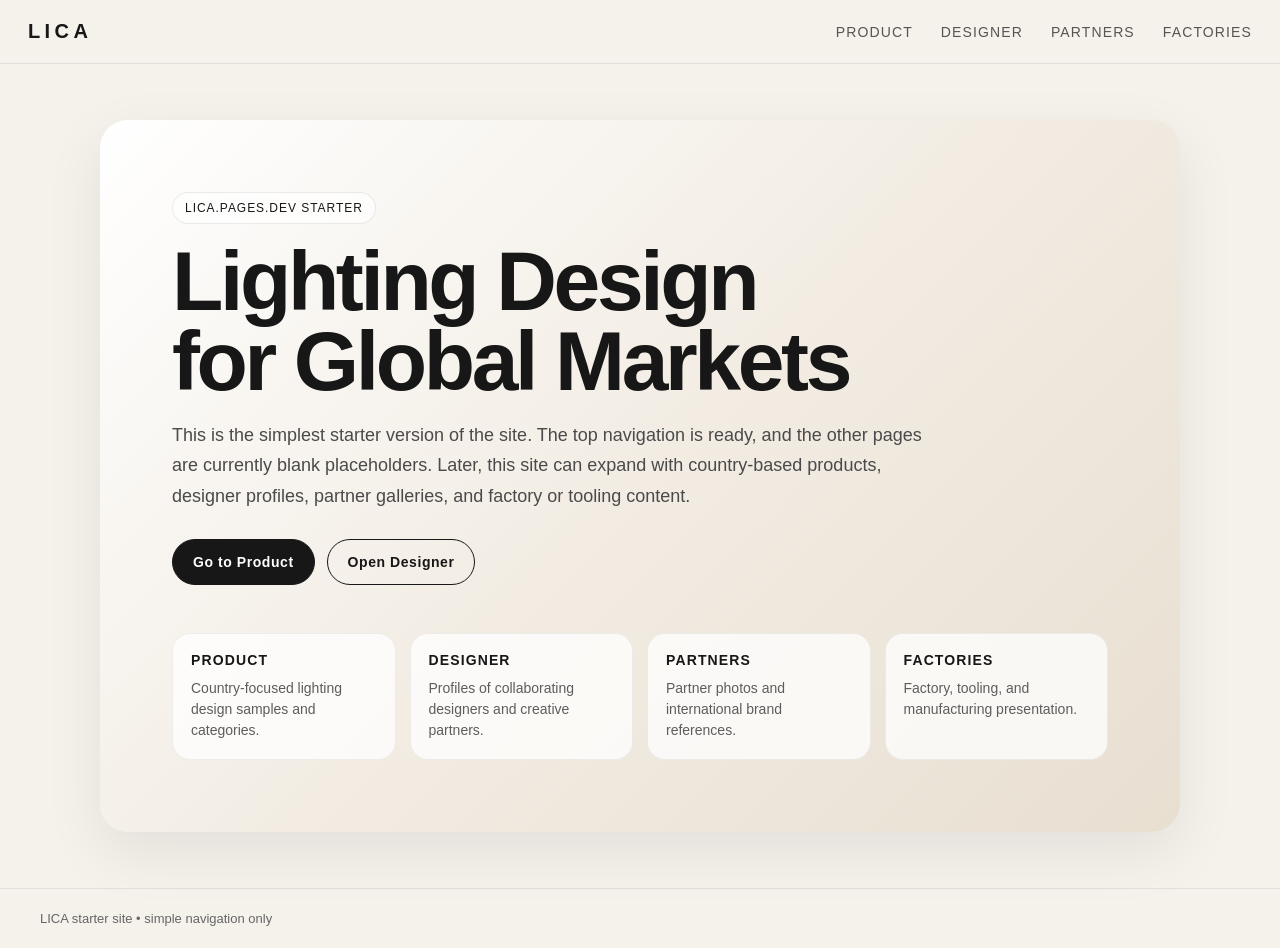
<file: index.html>
<!doctype html><html lang="en"><head><meta charset="UTF-8"><meta name="viewport" content="width=device-width, initial-scale=1.0"><title>LICA</title><link rel="stylesheet" href="style.css"></head><body><header class="site-header"><a class="brand" href="index.html">LICA</a><nav class="nav"><a href="product.html">Product</a><a href="designer.html">Designer</a><a href="partners.html">Partners</a><a href="factories.html">Factories</a></nav><button class="menu-toggle" aria-label="Open menu" aria-expanded="false"><span></span></button></header><div class="mobile-menu" id="mobileMenu"><div class="mobile-menu-top"><a class="mobile-brand" href="index.html">LICA</a><button class="menu-close" aria-label="Close menu">×</button></div><nav class="mobile-nav"><a href="product.html">Product</a><a href="designer.html">Designer</a><a href="partners.html">Partners</a><a href="factories.html">Factories</a></nav></div><main class="hero"><section class="hero-inner"><span class="eyebrow">lica.pages.dev starter</span><h1>Lighting Design<br>for Global Markets</h1><p class="lead">This is the simplest starter version of the site. The top navigation is ready, and the other pages are currently blank placeholders. Later, this site can expand with country-based products, designer profiles, partner galleries, and factory or tooling content.</p><div class="cta-row"><a class="btn primary" href="product.html">Go to Product</a><a class="btn secondary" href="designer.html">Open Designer</a></div><div class="mini-grid"><article class="mini-card"><h3>Product</h3><p>Country-focused lighting design samples and categories.</p></article><article class="mini-card"><h3>Designer</h3><p>Profiles of collaborating designers and creative partners.</p></article><article class="mini-card"><h3>Partners</h3><p>Partner photos and international brand references.</p></article><article class="mini-card"><h3>Factories</h3><p>Factory, tooling, and manufacturing presentation.</p></article></div></section></main><footer class="footer">LICA starter site • simple navigation only</footer><script src="script.js"></script></body></html>
</file>
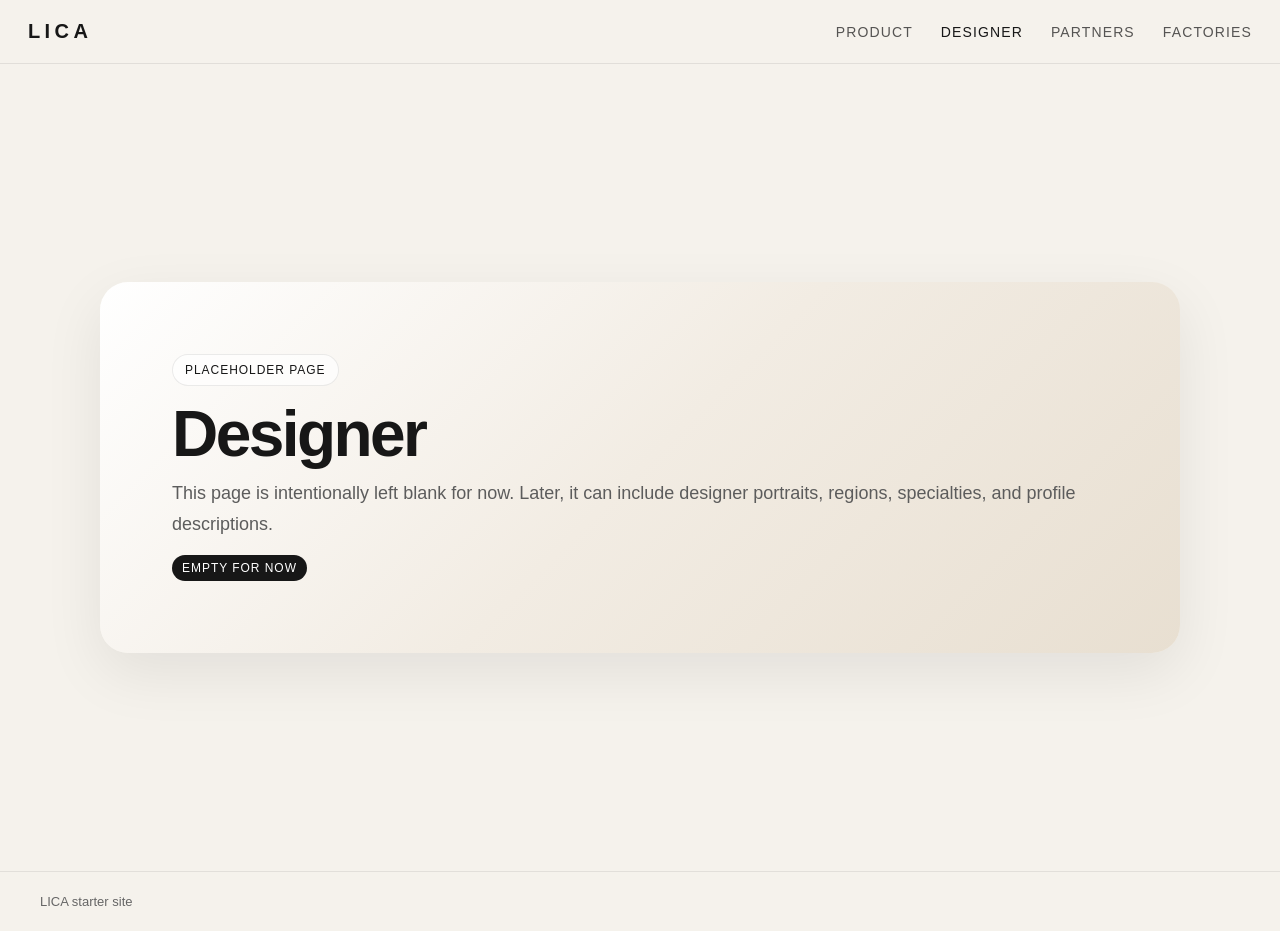
<file: designer.html>
<!doctype html><html lang="en"><head><meta charset="UTF-8"><meta name="viewport" content="width=device-width, initial-scale=1.0"><title>LICA — Designer</title><link rel="stylesheet" href="style.css"></head><body><header class="site-header"><a class="brand" href="index.html">LICA</a><nav class="nav"><a href="product.html">Product</a><a class="active" href="designer.html">Designer</a><a href="partners.html">Partners</a><a href="factories.html">Factories</a></nav><button class="menu-toggle" aria-label="Open menu" aria-expanded="false"><span></span></button></header><div class="mobile-menu" id="mobileMenu"><div class="mobile-menu-top"><a class="mobile-brand" href="index.html">LICA</a><button class="menu-close" aria-label="Close menu">×</button></div><nav class="mobile-nav"><a href="product.html">Product</a><a class="active" href="designer.html">Designer</a><a href="partners.html">Partners</a><a href="factories.html">Factories</a></nav></div><main class="blank-page"><section class="blank-inner"><span class="eyebrow">placeholder page</span><h1 class="blank-title">Designer</h1><p class="blank-note">This page is intentionally left blank for now. Later, it can include designer portraits, regions, specialties, and profile descriptions.</p><span class="tag">Empty for now</span></section></main><footer class="footer">LICA starter site</footer><script src="script.js"></script></body></html>
</file>
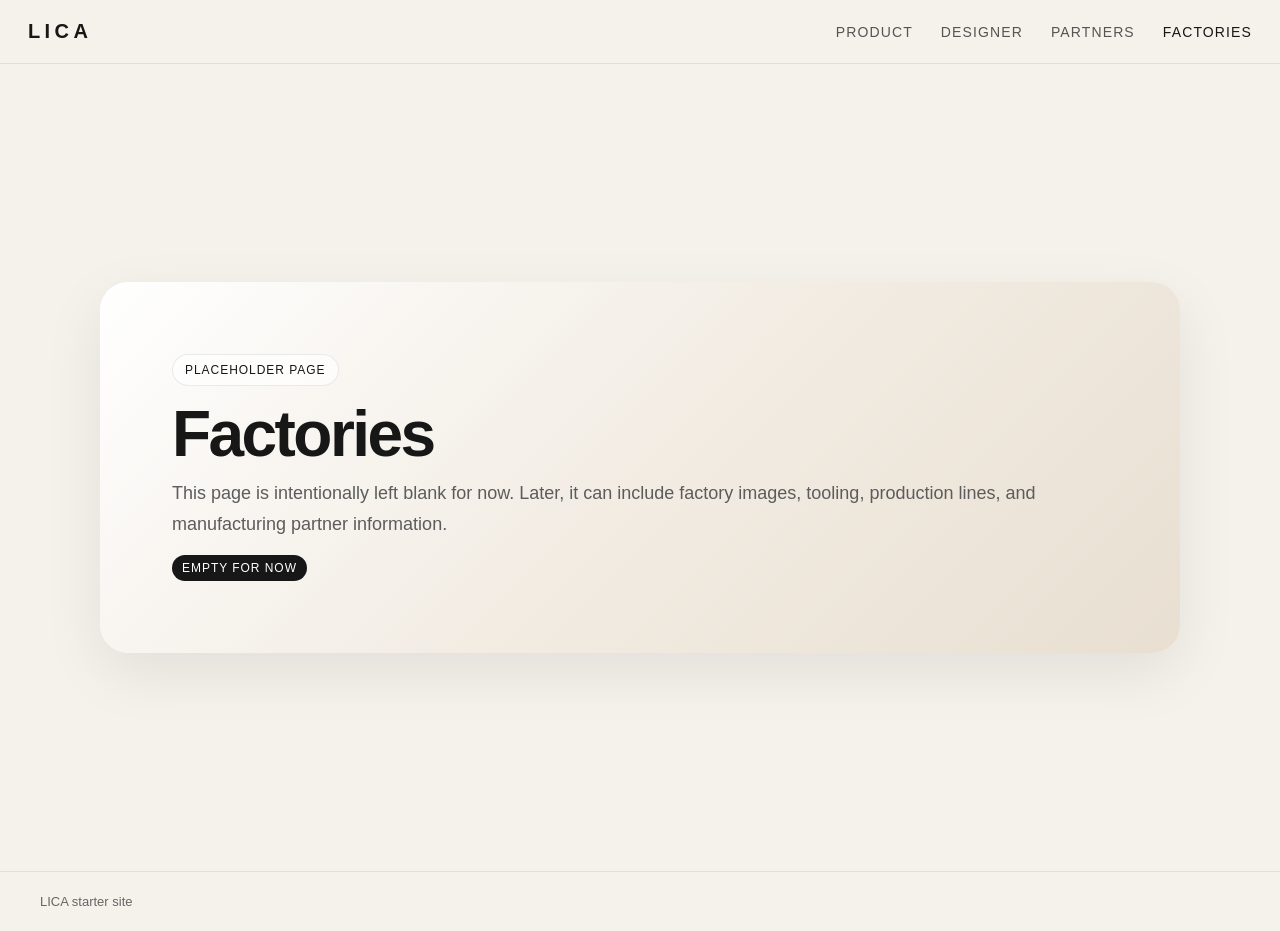
<file: factories.html>
<!doctype html><html lang="en"><head><meta charset="UTF-8"><meta name="viewport" content="width=device-width, initial-scale=1.0"><title>LICA — Factories</title><link rel="stylesheet" href="style.css"></head><body><header class="site-header"><a class="brand" href="index.html">LICA</a><nav class="nav"><a href="product.html">Product</a><a href="designer.html">Designer</a><a href="partners.html">Partners</a><a class="active" href="factories.html">Factories</a></nav><button class="menu-toggle" aria-label="Open menu" aria-expanded="false"><span></span></button></header><div class="mobile-menu" id="mobileMenu"><div class="mobile-menu-top"><a class="mobile-brand" href="index.html">LICA</a><button class="menu-close" aria-label="Close menu">×</button></div><nav class="mobile-nav"><a href="product.html">Product</a><a href="designer.html">Designer</a><a href="partners.html">Partners</a><a class="active" href="factories.html">Factories</a></nav></div><main class="blank-page"><section class="blank-inner"><span class="eyebrow">placeholder page</span><h1 class="blank-title">Factories</h1><p class="blank-note">This page is intentionally left blank for now. Later, it can include factory images, tooling, production lines, and manufacturing partner information.</p><span class="tag">Empty for now</span></section></main><footer class="footer">LICA starter site</footer><script src="script.js"></script></body></html>
</file>
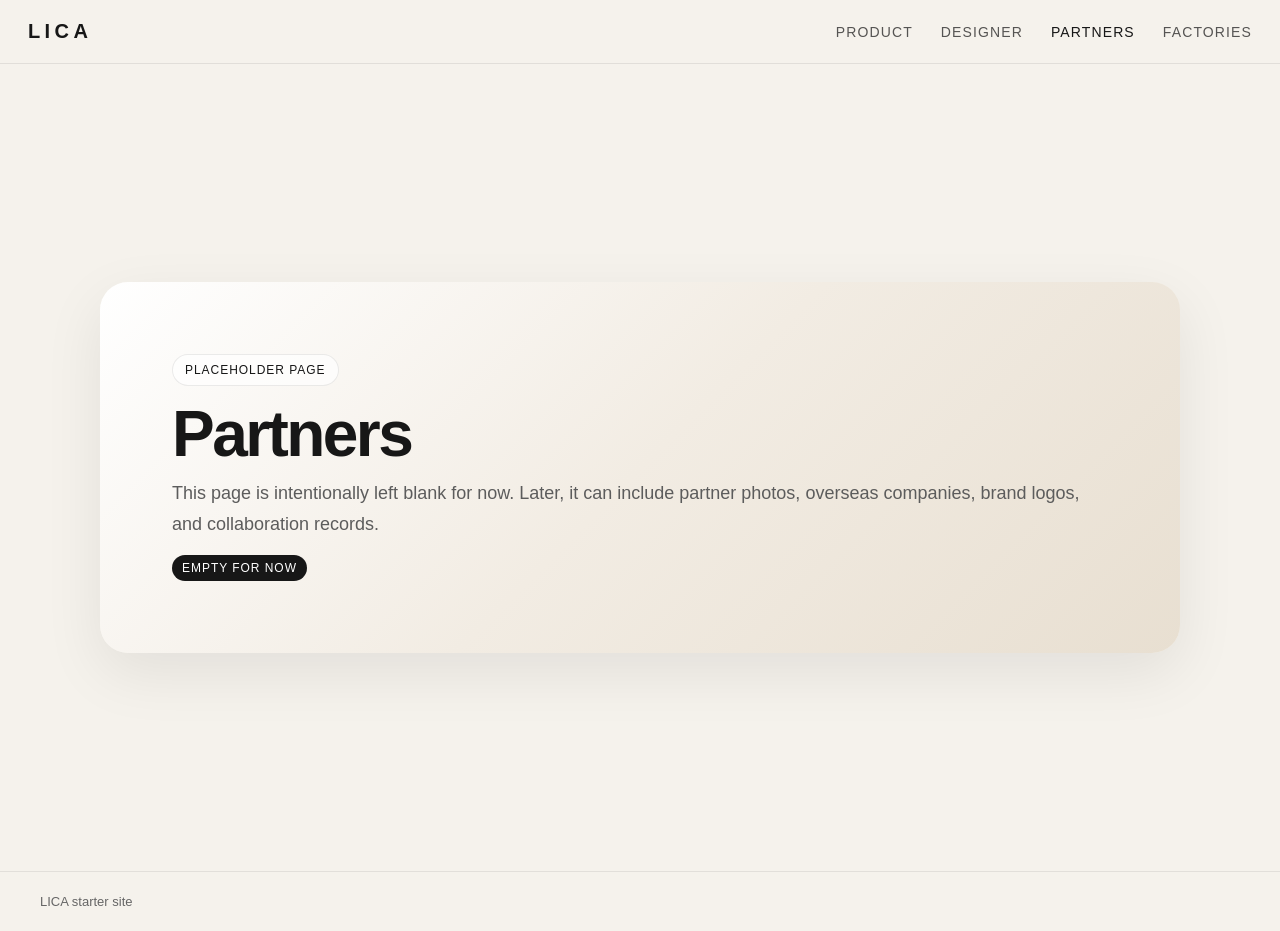
<file: partners.html>
<!doctype html><html lang="en"><head><meta charset="UTF-8"><meta name="viewport" content="width=device-width, initial-scale=1.0"><title>LICA — Partners</title><link rel="stylesheet" href="style.css"></head><body><header class="site-header"><a class="brand" href="index.html">LICA</a><nav class="nav"><a href="product.html">Product</a><a href="designer.html">Designer</a><a class="active" href="partners.html">Partners</a><a href="factories.html">Factories</a></nav><button class="menu-toggle" aria-label="Open menu" aria-expanded="false"><span></span></button></header><div class="mobile-menu" id="mobileMenu"><div class="mobile-menu-top"><a class="mobile-brand" href="index.html">LICA</a><button class="menu-close" aria-label="Close menu">×</button></div><nav class="mobile-nav"><a href="product.html">Product</a><a href="designer.html">Designer</a><a class="active" href="partners.html">Partners</a><a href="factories.html">Factories</a></nav></div><main class="blank-page"><section class="blank-inner"><span class="eyebrow">placeholder page</span><h1 class="blank-title">Partners</h1><p class="blank-note">This page is intentionally left blank for now. Later, it can include partner photos, overseas companies, brand logos, and collaboration records.</p><span class="tag">Empty for now</span></section></main><footer class="footer">LICA starter site</footer><script src="script.js"></script></body></html>
</file>
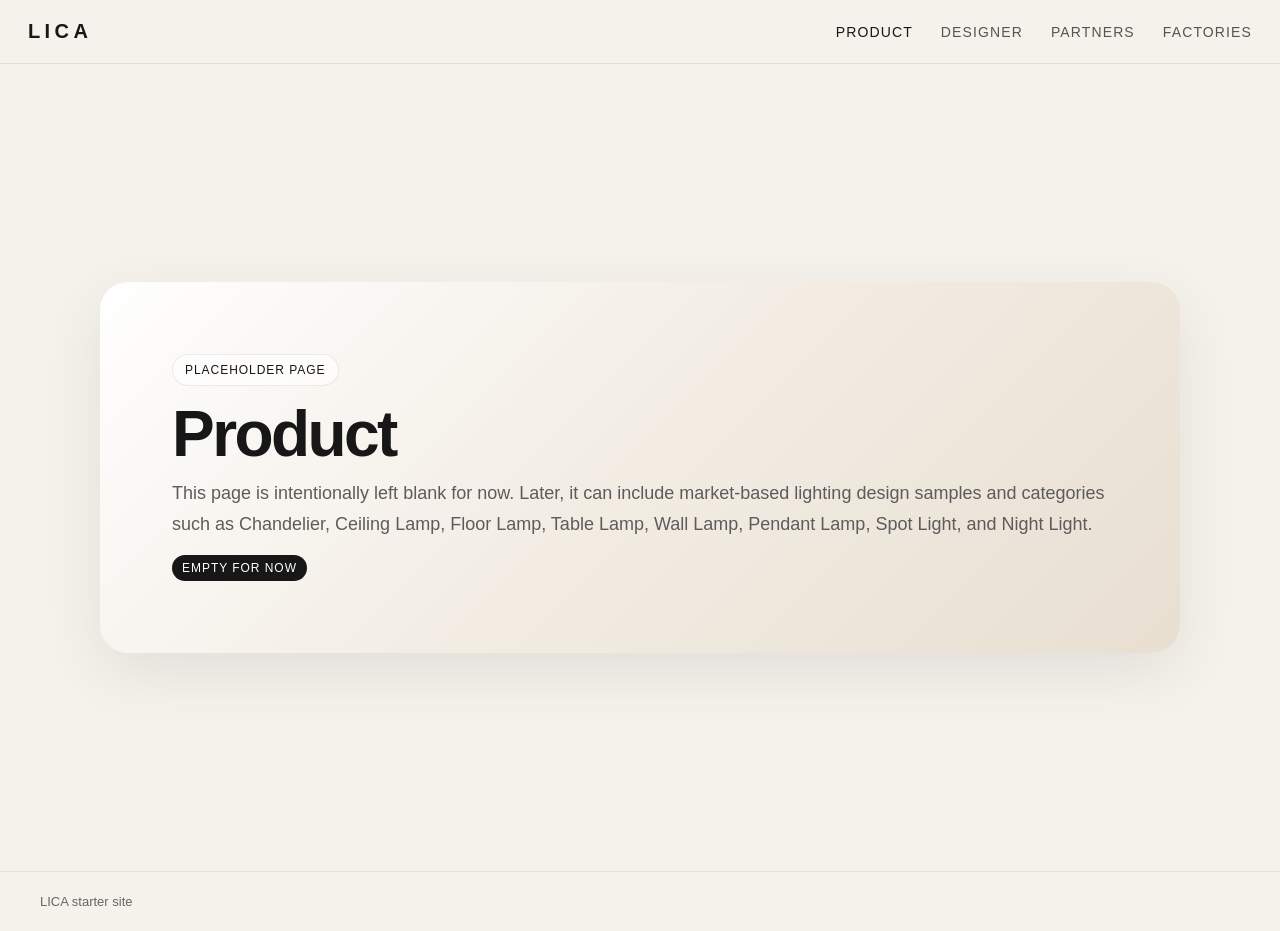
<file: product.html>
<!doctype html><html lang="en"><head><meta charset="UTF-8"><meta name="viewport" content="width=device-width, initial-scale=1.0"><title>LICA — Product</title><link rel="stylesheet" href="style.css"></head><body><header class="site-header"><a class="brand" href="index.html">LICA</a><nav class="nav"><a class="active" href="product.html">Product</a><a href="designer.html">Designer</a><a href="partners.html">Partners</a><a href="factories.html">Factories</a></nav><button class="menu-toggle" aria-label="Open menu" aria-expanded="false"><span></span></button></header><div class="mobile-menu" id="mobileMenu"><div class="mobile-menu-top"><a class="mobile-brand" href="index.html">LICA</a><button class="menu-close" aria-label="Close menu">×</button></div><nav class="mobile-nav"><a class="active" href="product.html">Product</a><a href="designer.html">Designer</a><a href="partners.html">Partners</a><a href="factories.html">Factories</a></nav></div><main class="blank-page"><section class="blank-inner"><span class="eyebrow">placeholder page</span><h1 class="blank-title">Product</h1><p class="blank-note">This page is intentionally left blank for now. Later, it can include market-based lighting design samples and categories such as Chandelier, Ceiling Lamp, Floor Lamp, Table Lamp, Wall Lamp, Pendant Lamp, Spot Light, and Night Light.</p><span class="tag">Empty for now</span></section></main><footer class="footer">LICA starter site</footer><script src="script.js"></script></body></html>
</file>
<file: style.css>
*{box-sizing:border-box}html,body{margin:0;padding:0;font-family:Inter,Arial,sans-serif;background:#f5f2ec;color:#171717}body.menu-open{overflow:hidden}a{text-decoration:none;color:inherit}button{font:inherit}.site-header{position:sticky;top:0;z-index:40;display:flex;align-items:center;justify-content:space-between;padding:20px 28px;background:rgba(245,242,236,.88);backdrop-filter:blur(14px);border-bottom:1px solid rgba(0,0,0,.08)}.brand{font-size:20px;font-weight:700;letter-spacing:.22em}.nav{display:flex;gap:28px;font-size:14px;letter-spacing:.08em;text-transform:uppercase}.nav a{opacity:.72;transition:.2s}.nav a:hover,.nav a.active{opacity:1}.menu-toggle{display:none;align-items:center;justify-content:center;width:52px;height:52px;border:1px solid rgba(0,0,0,.1);background:#fff;border-radius:16px;cursor:pointer;position:relative;box-shadow:0 8px 24px rgba(0,0,0,.05)}.menu-toggle span,.menu-toggle::before,.menu-toggle::after{content:"";position:absolute;width:22px;height:2px;background:#171717;border-radius:999px;transition:.28s ease}.menu-toggle::before{transform:translateY(-7px)}.menu-toggle::after{transform:translateY(7px)}.menu-toggle.is-open span{opacity:0}.menu-toggle.is-open::before{transform:rotate(45deg)}.menu-toggle.is-open::after{transform:rotate(-45deg)}.mobile-menu{position:fixed;inset:0;z-index:60;background:rgba(245,242,236,.98);display:flex;flex-direction:column;opacity:0;visibility:hidden;pointer-events:none;transition:.25s ease}.mobile-menu.is-open{opacity:1;visibility:visible;pointer-events:auto}.mobile-menu-top{display:flex;align-items:center;justify-content:space-between;padding:20px 28px;border-bottom:1px solid rgba(0,0,0,.08)}.mobile-brand{font-size:18px;font-weight:700;letter-spacing:.22em}.menu-close{display:inline-flex;align-items:center;justify-content:center;width:52px;height:52px;border:1px solid rgba(0,0,0,.1);background:#fff;border-radius:16px;cursor:pointer;font-size:24px;line-height:1}.mobile-nav{display:flex;flex-direction:column;padding:8px 0}.mobile-nav a{padding:26px 32px;border-bottom:1px solid rgba(0,0,0,.08);font-size:28px;letter-spacing:.08em;text-transform:uppercase}.mobile-nav a.active{font-weight:700}.hero,.blank-page{min-height:calc(100vh - 93px);display:flex;align-items:center;justify-content:center;padding:56px 24px}.hero-inner,.blank-inner{width:min(1080px,100%);border-radius:28px;padding:72px;background:linear-gradient(135deg,#fff 0%,#f2ece3 50%,#e8dfd1 100%);box-shadow:0 20px 60px rgba(0,0,0,.08)}.eyebrow{display:inline-block;margin-bottom:18px;padding:8px 12px;border:1px solid rgba(0,0,0,.08);border-radius:999px;font-size:12px;letter-spacing:.08em;text-transform:uppercase;background:rgba(255,255,255,.65)}h1{margin:0 0 18px;font-size:clamp(40px,7vw,84px);line-height:.95;letter-spacing:-.04em}.lead{max-width:760px;font-size:18px;line-height:1.7;color:#4a4a4a}.cta-row{display:flex;gap:12px;flex-wrap:wrap;margin-top:28px}.btn{display:inline-flex;align-items:center;justify-content:center;padding:14px 20px;border-radius:999px;border:1px solid #171717;font-size:14px;font-weight:600;letter-spacing:.04em}.btn.primary{background:#171717;color:#fff}.btn.secondary{background:transparent;color:#171717}.mini-grid{display:grid;grid-template-columns:repeat(4,1fr);gap:14px;margin-top:48px}.mini-card{padding:18px;border-radius:18px;background:rgba(255,255,255,.75);border:1px solid rgba(0,0,0,.06);min-height:120px}.mini-card h3{margin:0 0 10px;font-size:14px;letter-spacing:.08em;text-transform:uppercase}.mini-card p{margin:0;color:#5d5d5d;font-size:14px;line-height:1.5}.blank-title{margin:0 0 14px;font-size:clamp(34px,6vw,64px);letter-spacing:-.04em}.blank-note{margin:0;color:#5c5c5c;font-size:18px;line-height:1.7}.footer{padding:22px 40px;border-top:1px solid rgba(0,0,0,.08);font-size:13px;color:#666;background:#f5f2ec}.tag{display:inline-block;margin-top:16px;padding:6px 10px;border-radius:999px;background:#171717;color:#fff;font-size:12px;letter-spacing:.08em;text-transform:uppercase}@media (max-width:900px){.site-header{padding:18px 20px}.nav{display:none}.menu-toggle{display:inline-flex}.hero-inner,.blank-inner{padding:40px 24px}.mini-grid{grid-template-columns:1fr 1fr}}@media (max-width:560px){.mini-grid{grid-template-columns:1fr}.lead,.blank-note{font-size:16px}.mobile-nav a{font-size:24px;padding:24px 24px}.site-header,.mobile-menu-top{padding:16px 18px}.brand,.mobile-brand{font-size:18px;letter-spacing:.18em}}
</file>
